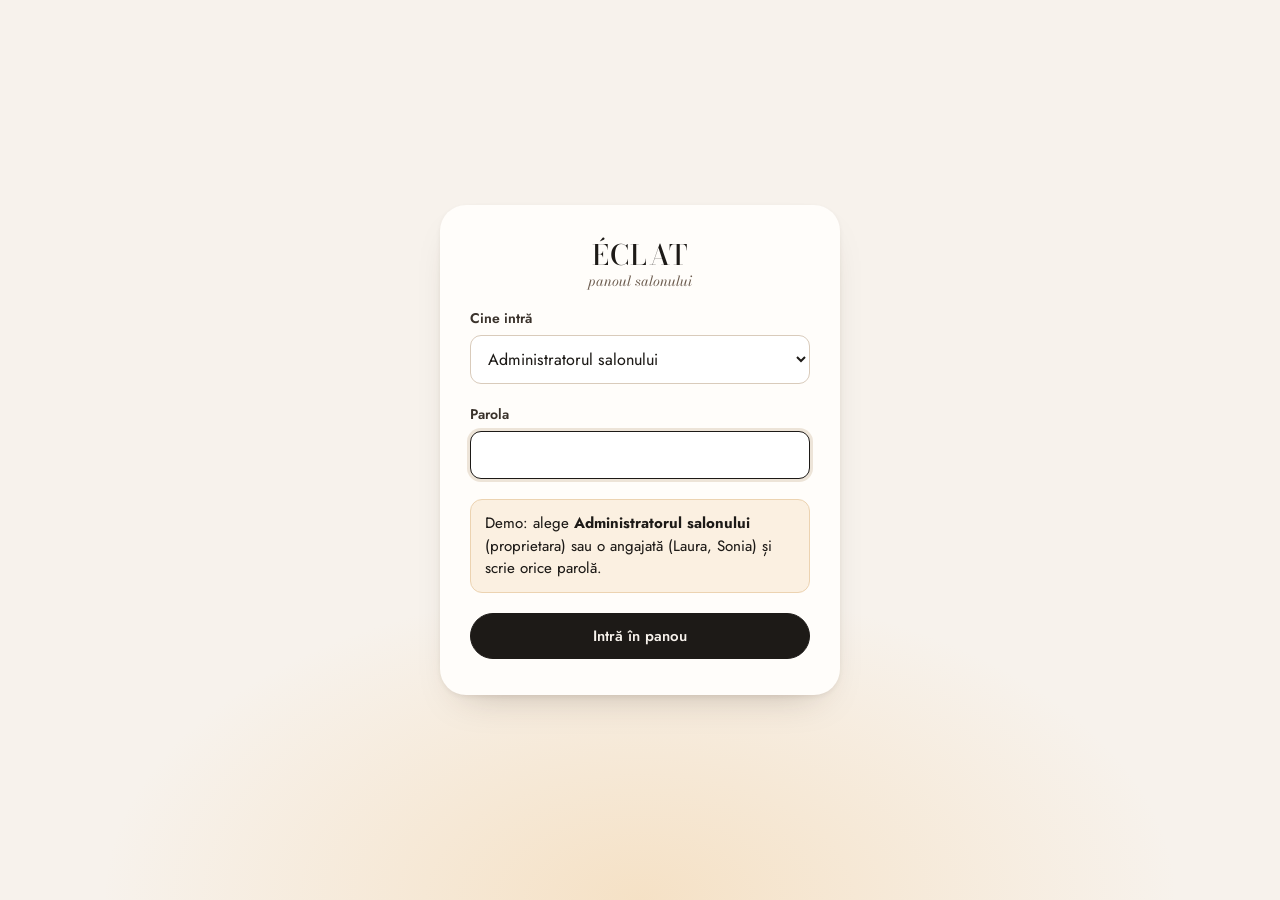
<file: admin/index.html>
<!doctype html>
<html lang="ro">
<head>
  <meta charset="utf-8">
  <meta name="viewport" content="width=device-width, initial-scale=1, viewport-fit=cover">
  <meta name="robots" content="noindex, nofollow">
  <title>Éclat · Panou salon</title>
  <meta name="theme-color" content="#1d1a17">
  <link rel="apple-touch-icon" href="./icon-180.png">
  <meta name="apple-mobile-web-app-capable" content="yes">
  <meta name="mobile-web-app-capable" content="yes">
  <meta name="apple-mobile-web-app-title" content="Éclat">
  <meta name="apple-mobile-web-app-status-bar-style" content="default">
  <link rel="icon" href="data:image/svg+xml,<svg xmlns='http://www.w3.org/2000/svg' viewBox='0 0 64 64'><rect width='64' height='64' rx='14' fill='%231d1a17'/><text x='32' y='45' font-family='Georgia,serif' font-size='38' text-anchor='middle' fill='%23f7f2ec'>É</text></svg>">
  <link rel="preconnect" href="https://fonts.googleapis.com">
  <link rel="preconnect" href="https://fonts.gstatic.com" crossorigin>
  <link href="https://fonts.googleapis.com/css2?family=Bodoni+Moda:ital,opsz,wght@0,6..96,400..700;1,6..96,400..700&family=Jost:wght@300..650&display=swap" rel="stylesheet">
  <link rel="stylesheet" href="./admin.css?v=992bb1b7c3">
</head>
<body>

<svg width="0" height="0" style="position:absolute" aria-hidden="true">
  <symbol id="i-cal" viewBox="0 0 24 24"><rect x="3.5" y="5" width="17" height="15.5" rx="3" fill="none" stroke="currentColor" stroke-width="1.6"/><path d="M3.5 10h17M8 3v4M16 3v4" fill="none" stroke="currentColor" stroke-width="1.6" stroke-linecap="round"/></symbol>
  <symbol id="i-list" viewBox="0 0 24 24"><path d="M8 6h12M8 12h12M8 18h12M4 6h.01M4 12h.01M4 18h.01" fill="none" stroke="currentColor" stroke-width="1.8" stroke-linecap="round"/></symbol>
  <symbol id="i-users" viewBox="0 0 24 24"><circle cx="9" cy="8" r="3.5" fill="none" stroke="currentColor" stroke-width="1.6"/><path d="M2.5 20c.6-3.6 3.3-5.5 6.5-5.5s5.9 1.9 6.5 5.5M16 4.8a3.4 3.4 0 0 1 0 6.4M18.5 14.8c1.7.7 2.8 2.4 3 5.2" fill="none" stroke="currentColor" stroke-width="1.6" stroke-linecap="round"/></symbol>
  <symbol id="i-tag" viewBox="0 0 24 24"><path d="M3.5 12.2V4.5a1 1 0 0 1 1-1h7.7l8.3 8.3a1.4 1.4 0 0 1 0 2l-6.5 6.5a1.4 1.4 0 0 1-2 0Z" fill="none" stroke="currentColor" stroke-width="1.6" stroke-linejoin="round"/><circle cx="8" cy="8" r="1.4" fill="currentColor"/></symbol>
  <symbol id="i-team" viewBox="0 0 24 24"><path d="M12 3.5c3 0 5 2.2 5 5.3 0 3-2 5.2-5 5.2s-5-2.2-5-5.2c0-3.1 2-5.3 5-5.3ZM4 21c1-3.7 4-5.5 8-5.5s7 1.8 8 5.5" fill="none" stroke="currentColor" stroke-width="1.6" stroke-linecap="round"/></symbol>
  <symbol id="i-left" viewBox="0 0 24 24"><path d="M15 5l-7 7 7 7" fill="none" stroke="currentColor" stroke-width="1.8" stroke-linecap="round" stroke-linejoin="round"/></symbol>
  <symbol id="i-right" viewBox="0 0 24 24"><path d="M9 5l7 7-7 7" fill="none" stroke="currentColor" stroke-width="1.8" stroke-linecap="round" stroke-linejoin="round"/></symbol>
  <symbol id="i-up" viewBox="0 0 24 24"><path d="M6 15l6-6 6 6" fill="none" stroke="currentColor" stroke-width="1.8" stroke-linecap="round" stroke-linejoin="round"/></symbol>
  <symbol id="i-down" viewBox="0 0 24 24"><path d="M6 9l6 6 6-6" fill="none" stroke="currentColor" stroke-width="1.8" stroke-linecap="round" stroke-linejoin="round"/></symbol>
  <symbol id="i-x" viewBox="0 0 24 24"><path d="M6 6l12 12M18 6L6 18" fill="none" stroke="currentColor" stroke-width="1.8" stroke-linecap="round"/></symbol>
  <symbol id="i-plus" viewBox="0 0 24 24"><path d="M12 5v14M5 12h14" fill="none" stroke="currentColor" stroke-width="1.9" stroke-linecap="round"/></symbol>
  <symbol id="i-phone" viewBox="0 0 24 24"><path d="M6.5 3.5h3l1.5 4.2-2 1.3a11 11 0 0 0 6 6l1.3-2 4.2 1.5v3a2 2 0 0 1-2.2 2A17 17 0 0 1 4.5 5.7a2 2 0 0 1 2-2.2Z" fill="none" stroke="currentColor" stroke-width="1.6" stroke-linejoin="round"/></symbol>
  <symbol id="i-out" viewBox="0 0 24 24"><path d="M14 4h4.5a1.5 1.5 0 0 1 1.5 1.5v13a1.5 1.5 0 0 1-1.5 1.5H14M10 16l-4-4 4-4M6 12h10" fill="none" stroke="currentColor" stroke-width="1.6" stroke-linecap="round" stroke-linejoin="round"/></symbol>
  <symbol id="i-more" viewBox="0 0 24 24"><circle cx="5" cy="12" r="1.8" fill="currentColor"/><circle cx="12" cy="12" r="1.8" fill="currentColor"/><circle cx="19" cy="12" r="1.8" fill="currentColor"/></symbol>
  <symbol id="i-wa" viewBox="0 0 24 24"><path d="M4.5 19.5l1.1-3.6A8 8 0 1 1 8.4 18.6Z" fill="none" stroke="currentColor" stroke-width="1.6" stroke-linejoin="round"/><path d="M9.2 8.6c.2-.5.6-.5.9-.5h.4c.2 0 .4.1.5.4l.6 1.5c.1.2 0 .5-.1.7l-.4.5c-.1.1-.1.3 0 .5.5.9 1.3 1.7 2.3 2.2.2.1.4.1.5-.1l.5-.6c.2-.2.4-.2.6-.1l1.5.7c.2.1.4.3.3.6-.1.9-.9 1.6-1.8 1.6-2.9-.2-5.4-2.6-5.7-5.6 0-.4.1-.7.4-1Z" fill="currentColor"/></symbol>
  <symbol id="i-ext" viewBox="0 0 24 24"><path d="M14 4h6v6M20 4l-9 9M18 14v4.5a1.5 1.5 0 0 1-1.5 1.5h-11A1.5 1.5 0 0 1 4 18.5v-11A1.5 1.5 0 0 1 5.5 6H10" fill="none" stroke="currentColor" stroke-width="1.6" stroke-linecap="round" stroke-linejoin="round"/></symbol>
</svg>

<!-- Autentificare -->
<main class="login" id="login" hidden>
  <form class="login-card" id="loginForm">
    <div class="brand dark"><span class="logo-word">ÉCLAT</span><span class="logo-sub">panoul salonului</span></div>
    <label class="field"><span>Cine intră</span><select id="loginUser"><option value="admin">Administratorul salonului</option></select></label>
    <label class="field"><span>Parola</span><input type="password" id="loginPass" autocomplete="current-password" required></label>
    <p class="form-error" id="loginErr" hidden></p>
    <button class="btn block" type="submit">Intră în panou</button>
  </form>
</main>

<!-- Aplicația -->
<div class="app" id="app" hidden>
  <aside class="side">
    <div class="brand"><span class="logo-word">ÉCLAT</span><span class="logo-sub">panoul salonului</span></div>
    <nav class="nav" aria-label="Secțiuni">
      <button class="nav-item" data-view="calendar"><svg><use href="#i-cal"/></svg><span>Calendar</span></button>
      <button class="nav-item" data-view="list"><svg><use href="#i-list"/></svg><span>Programări</span><b class="nav-badge" id="unseenBadge" hidden></b></button>
      <button class="nav-item" data-view="clients" data-admin><svg><use href="#i-users"/></svg><span>Cliente</span></button>
      <button class="nav-item nav-secondary" data-view="services" data-admin><svg><use href="#i-tag"/></svg><span>Servicii</span></button>
      <button class="nav-item nav-secondary" data-view="team" data-admin><svg><use href="#i-team"/></svg><span>Echipă</span></button>
      <!-- Pe telefon meniul lateral devine bara de jos: aici sunt contul și ieșirea -->
      <button class="nav-item nav-more" id="moreBtn" type="button"><svg><use href="#i-more"/></svg><span>Mai mult</span></button>
    </nav>
    <div class="side-foot">
      <a href="../" target="_blank" rel="noopener"><svg><use href="#i-ext"/></svg>Vezi site-ul</a>
      <button id="myAccountBtn" hidden><svg><use href="#i-team"/></svg>Contul meu</button>
      <button id="logoutBtn"><svg><use href="#i-out"/></svg>Ieșire</button>
    </div>
  </aside>

  <main class="main">
    <!-- CALENDAR -->
    <section class="view" data-view="calendar">
      <header class="topbar">
        <div class="date-nav">
          <button class="icon-btn" id="prevDay" aria-label="Ziua anterioară"><svg><use href="#i-left"/></svg></button>
          <button class="chip-btn" id="todayBtn">Azi</button>
          <button class="icon-btn" id="nextDay" aria-label="Ziua următoare"><svg><use href="#i-right"/></svg></button>
          <h1 id="calTitle">Calendar</h1>
          <input type="date" id="calDate" aria-label="Alege data">
        </div>
        <div class="top-actions">
          <button class="btn ghost" id="blockBtn">Blochează timp</button>
          <button class="btn" id="newApptBtn"><svg><use href="#i-plus"/></svg>Programare</button>
        </div>
      </header>
      <div class="kpis" id="kpis"></div>
      <!-- Pe telefon: zilele, filtrul pe specialistă și lista zilei (pe calculator rămâne grila pe coloane) -->
      <div class="m-cal-tools">
        <div class="day-strip" id="dayStrip" role="tablist" aria-label="Alege ziua"></div>
        <div class="m-cal-row">
          <div class="staff-chips" id="staffChips"></div>
          <div class="seg-mini" id="calMode" role="group" aria-label="Afișare"><button type="button" data-mode="list">Listă</button><button type="button" data-mode="grid">Coloane</button></div>
        </div>
      </div>
      <div class="agenda" id="agenda"></div>
      <div class="cal-wrap" id="calWrap"></div>
    </section>

    <!-- LISTĂ -->
    <section class="view" data-view="list" hidden>
      <header class="topbar"><h1>Programări</h1><button type="button" class="chip-btn filt-toggle" id="filtToggle" aria-expanded="false">Filtre</button></header>
      <form class="filters" id="listFilters">
        <label class="field"><span>De la</span><input type="date" id="fFrom"></label>
        <label class="field"><span>Până la</span><input type="date" id="fTo"></label>
        <label class="field"><span>Status</span><select id="fStatus"><option value="">Toate</option><option value="confirmed">Confirmate</option><option value="done">Finalizate</option><option value="no_show">Nu s-au prezentat</option><option value="cancelled">Anulate</option></select></label>
        <label class="field" data-admin><span>Specialistă</span><select id="fStaff"></select></label>
        <label class="field grow"><span>Caută clientă</span><input type="search" id="fQ" placeholder="Nume sau telefon"></label>
      </form>
      <div class="table-wrap" id="listTable"></div>
      <div class="m-cards" id="listCards"></div>
    </section>

    <!-- CLIENTE -->
    <section class="view" data-view="clients" hidden>
      <header class="topbar">
        <h1>Cliente</h1>
        <div class="top-actions">
          <label class="btn ghost file-btn">Importă din Mero (CSV)<input type="file" id="importFile" accept=".csv,text/csv,text/plain" hidden></label>
          <button class="btn" id="newClientBtn"><svg><use href="#i-plus"/></svg>Clientă</button>
        </div>
      </header>
      <div class="filters"><label class="field grow"><span>Caută</span><input type="search" id="cQ" placeholder="Nume sau telefon"></label></div>
      <p class="hint">Clientele importate din Mero sunt recunoscute automat la programare și nu mai primesc reducerea de prima vizită.</p>
      <div class="table-wrap" id="clientsTable"></div>
      <div class="m-cards" id="clientsCards"></div>
    </section>

    <!-- SERVICII -->
    <section class="view" data-view="services" hidden>
      <header class="topbar">
        <h1>Servicii &amp; prețuri</h1>
        <div class="top-actions"><button class="btn ghost" id="newCatBtn"><svg><use href="#i-plus"/></svg>Categorie</button></div>
      </header>
      <p class="hint">Ce modifici aici apare imediat pe site și în programarea online. Un serviciu dezactivat dispare de pe site, dar rămâne în istoricul programărilor.</p>
      <div id="servicesList"></div>
    </section>

    <!-- ECHIPĂ -->
    <section class="view" data-view="team" hidden>
      <header class="topbar">
        <h1>Echipă</h1>
        <div class="top-actions"><button class="btn" id="newStaffBtn"><svg><use href="#i-plus"/></svg>Persoană</button></div>
      </header>
      <details class="howto">
        <summary>Cum își vede fiecare angajată programările în calendarul telefonului</summary>
        <ol>
          <li>Apasă <b>Copiază linkul</b> la persoana respectivă și trimite-i-l.</li>
          <li><b>Google Calendar</b> (pe calculator): Alte calendare → + → Din adresă URL → lipește linkul → Adaugă calendarul. Apare apoi și în aplicația de pe telefon.</li>
          <li><b>iPhone</b>: Configurări → Calendar → Conturi → Adaugă un cont → Altul → Adaugă un calendar abonat → lipește linkul.</li>
          <li>Programările noi apar automat. Google actualizează calendarele abonate o dată la câteva ore; iPhone-ul, mai des.</li>
        </ol>
        <p>Linkul este personal. Dacă ajunge la cine nu trebuie, apasă <b>Link nou</b> și cel vechi nu mai funcționează.</p>
      </details>
      <div id="teamList"></div>
    </section>
  </main>
</div>

<!-- Pe telefon: butonul + pentru programare nouă sau timp blocat -->
<button class="fab" id="fab" type="button" aria-label="Adaugă programare sau blochează timp" hidden><svg><use href="#i-plus"/></svg></button>

<!-- Panou lateral (detalii) -->
<div class="scrim" id="scrim" hidden></div>
<aside class="drawer" id="drawer" hidden aria-modal="true" role="dialog" aria-labelledby="drawerTitle"></aside>

<!-- Fereastră (formulare) -->
<dialog class="modal" id="modal"></dialog>

<div class="toast" id="toast" role="status" aria-live="polite" hidden></div>

<script src="./demo-data.js?v=e1d8326ba6"></script>
<script src="./demo-api.js?v=93dd19bb25"></script>
<script src="./admin.js?v=6e965c0bea"></script>
</body>
</html>
</file>
<file: admin/admin.css>
/* Éclat · panoul salonului — aceeași identitate, dar instrument de lucru: text mare, contrast bun. */
:root {
  --plaster: #f7f2ec;
  --paper: #fffdfa;
  --nude: #efe6dc;
  --sand: #e3d5c6;
  --line: #e1d4c5;
  --ink: #1d1a17;
  --ink-2: #3a322b;
  --muted: #6b5b4e;
  --gold: #b9976f;
  --glow: #f2c27e;
  --walnut: #6e4b34;
  --ok: #4f7a52;
  --ok-bg: #e7efe3;
  --warn: #a3493a;
  --warn-bg: #f6e4df;
  --info-bg: #fbf0e1;
  --serif: "Bodoni Moda", "Didot", Georgia, serif;
  --sans: "Jost", "Avenir Next", system-ui, sans-serif;
  --r: 14px;
  --shadow: 0 18px 40px -24px rgba(60, 40, 25, .35), 0 2px 6px -2px rgba(60, 40, 25, .12);
  --px: 1.6px; /* pixeli pe minut în calendar */
}
* { box-sizing: border-box; }
html, body { height: 100%; }
body { margin: 0; background: var(--plaster); color: var(--ink); font-family: var(--sans); font-size: 16px; line-height: 1.5; font-weight: 420; -webkit-font-smoothing: antialiased; }
button, input, select, textarea { font: inherit; color: inherit; }
button { cursor: pointer; }
svg { width: 20px; height: 20px; flex: none; }
:focus-visible { outline: 2px solid var(--walnut); outline-offset: 2px; }
[hidden] { display: none !important; }
h1, h2, h3 { font-family: var(--serif); font-weight: 600; margin: 0; letter-spacing: -.005em; }
h1 { font-size: 30px; line-height: 1.15; }
h2 { font-size: 23px; }
h3 { font-size: 19px; }

/* ---------- Butoane ---------- */
.btn { display: inline-flex; align-items: center; justify-content: center; gap: 8px; padding: 11px 18px; border-radius: 999px; border: 1px solid var(--ink); background: var(--ink); color: var(--plaster); font-weight: 550; font-size: 15px; white-space: nowrap; transition: transform .2s, background .2s; text-decoration: none; }
.btn:hover { transform: translateY(-1px); }
.btn.ghost { background: transparent; color: var(--ink); border-color: rgba(29, 26, 23, .3); }
.btn.ghost:hover { background: var(--paper); }
.btn.danger { background: var(--warn); border-color: var(--warn); }
.btn.small { padding: 7px 13px; font-size: 14px; }
.btn.block { width: 100%; }
.btn[disabled] { opacity: .45; pointer-events: none; }
.icon-btn { width: 42px; height: 42px; border-radius: 50%; border: 1px solid rgba(29, 26, 23, .2); background: var(--paper); display: grid; place-items: center; }
.icon-btn:hover { border-color: var(--ink); }
.icon-btn.small { width: 34px; height: 34px; }
.icon-btn.small svg { width: 17px; height: 17px; }
.chip-btn { padding: 9px 16px; border-radius: 999px; border: 1px solid rgba(29, 26, 23, .2); background: var(--paper); font-weight: 550; }
.link { background: none; border: 0; padding: 0; color: var(--walnut); font-weight: 550; text-decoration: underline; text-underline-offset: 3px; }

/* ---------- Brand ---------- */
.brand { display: grid; justify-items: start; line-height: 1; color: var(--plaster); }
.brand .logo-word { font-family: var(--serif); font-size: 28px; font-weight: 500; letter-spacing: .05em; }
.brand .logo-sub { font-family: var(--serif); font-style: italic; font-size: 14px; margin-top: 5px; color: #d8c8b6; }
.brand.dark { color: var(--ink); justify-items: center; }
.brand.dark .logo-sub { color: var(--muted); }

/* ---------- Login ---------- */
.login { min-height: 100%; display: grid; place-items: center; padding: 24px; background: radial-gradient(60% 50% at 50% 100%, rgba(242, 194, 126, .35), transparent 70%), var(--plaster); }
.login-card { width: min(400px, 100%); background: var(--paper); border-radius: 26px; padding: 36px 30px; display: grid; gap: 20px; box-shadow: var(--shadow); }
.form-error { margin: 0; color: var(--warn); font-weight: 500; }

/* ---------- Layout ---------- */
.app { display: grid; grid-template-columns: 236px minmax(0, 1fr); min-height: 100%; }
.side { background: var(--ink); color: var(--plaster); padding: 28px 18px; display: flex; flex-direction: column; gap: 34px; position: sticky; top: 0; height: 100vh; }
.side .brand { padding: 0 10px; }
.nav { display: grid; gap: 4px; }
.nav-item { display: flex; align-items: center; gap: 12px; padding: 12px 14px; border-radius: 12px; background: transparent; border: 0; color: #e6dbcf; font-size: 16.5px; font-weight: 500; text-align: left; position: relative; }
.nav-item:hover { background: rgba(255, 255, 255, .06); }
.nav-item.active { background: var(--plaster); color: var(--ink); }
.nav-badge { margin-left: auto; min-width: 24px; height: 24px; padding: 0 7px; border-radius: 999px; background: var(--glow); color: var(--ink); font-size: 13px; display: grid; place-items: center; font-weight: 650; }
.side-foot { margin-top: auto; display: grid; gap: 4px; }
.side-foot a, .side-foot button { display: flex; align-items: center; gap: 12px; padding: 10px 14px; border-radius: 12px; color: #cdbfb1; text-decoration: none; background: none; border: 0; font-size: 15px; }
.side-foot a:hover, .side-foot button:hover { color: var(--plaster); background: rgba(255, 255, 255, .06); }
.main { min-width: 0; padding: 26px clamp(16px, 2.6vw, 34px) 60px; }
.view { display: grid; gap: 18px; }
.topbar { display: flex; flex-wrap: wrap; align-items: center; justify-content: space-between; gap: 14px; }
.date-nav { display: flex; align-items: center; gap: 8px; flex-wrap: wrap; }
.date-nav h1 { margin-left: 10px; text-transform: none; }
.date-nav input[type="date"] { padding: 8px 10px; border-radius: 10px; border: 1px solid var(--line); background: var(--paper); }
.top-actions { display: flex; gap: 10px; flex-wrap: wrap; }
.hint { margin: -6px 0 0; color: var(--muted); font-size: 15px; max-width: 70ch; }

/* ---------- KPI ---------- */
.kpis { display: grid; grid-template-columns: repeat(4, minmax(0, 1fr)); gap: 12px; }
.kpi { background: var(--paper); border: 1px solid var(--line); border-radius: var(--r); padding: 14px 16px; display: grid; gap: 2px; }
.kpi span { color: var(--muted); font-size: 14px; font-weight: 500; }
.kpi b { font-family: var(--serif); font-size: 28px; font-weight: 600; font-variant-numeric: tabular-nums; line-height: 1.15; }
.kpi.attn { background: var(--info-bg); border-color: #ecd3b1; cursor: pointer; }

/* ---------- Calendar ---------- */
.cal-wrap { background: var(--paper); border: 1px solid var(--line); border-radius: 18px; overflow: auto; max-height: calc(100vh - 230px); min-height: 420px; position: relative; }
.cal { display: grid; min-width: max-content; position: relative; }
.cal-head { display: grid; position: sticky; top: 0; z-index: 4; background: var(--paper); border-bottom: 1px solid var(--line); }
.cal-head .corner { position: sticky; left: 0; background: var(--paper); z-index: 5; }
.col-head { padding: 12px 12px 10px; display: flex; align-items: center; gap: 10px; border-left: 1px solid var(--line); min-width: 0; }
.col-head .mono { width: 38px; height: 38px; border-radius: 4px; display: grid; place-items: center; background: radial-gradient(70% 55% at 50% 100%, rgba(242, 194, 126, .55), transparent 72%), var(--nude); font-family: var(--serif); font-style: italic; color: var(--walnut); font-size: 15px; flex: none; }
.col-head b { display: block; font-weight: 600; font-size: 15.5px; line-height: 1.2; white-space: nowrap; overflow: hidden; text-overflow: ellipsis; }
.col-head small { color: var(--muted); font-size: 13.5px; }
.cal-body { display: grid; position: relative; }
.time-col { position: sticky; left: 0; z-index: 3; background: var(--paper); border-right: 1px solid var(--line); }
.time-col span { position: absolute; right: 10px; transform: translateY(-50%); font-size: 13.5px; color: var(--muted); font-variant-numeric: tabular-nums; font-weight: 500; }
.col { position: relative; border-left: 1px solid var(--line); cursor: copy;
  background-image: linear-gradient(to bottom, var(--line) 1px, transparent 1px), linear-gradient(to bottom, #f1e9df 1px, transparent 1px);
  background-size: 100% calc(var(--px) * 60), 100% calc(var(--px) * 30); }
.col .closed { position: absolute; left: 0; right: 0; background: repeating-linear-gradient(135deg, rgba(227, 213, 198, .45) 0 6px, transparent 6px 12px); pointer-events: none; }

.ev { position: absolute; left: 4px; right: 4px; border-radius: 10px; border: 1px solid #dccab6; border-left: 4px solid var(--ink); background: #fff; padding: 6px 9px; text-align: left; overflow: hidden; display: flex; flex-direction: column; gap: 1px; box-shadow: 0 6px 14px -10px rgba(60, 40, 25, .5); z-index: 1; cursor: pointer; }
.ev:hover { z-index: 2; box-shadow: 0 10px 22px -10px rgba(60, 40, 25, .6); }
.ev-time { font-size: 13px; font-weight: 600; color: var(--muted); font-variant-numeric: tabular-nums; }
.ev-name { font-size: 15.5px; font-weight: 650; line-height: 1.2; white-space: nowrap; overflow: hidden; text-overflow: ellipsis; }
.ev-svc { font-size: 14px; color: var(--ink-2); line-height: 1.25; overflow: hidden; display: -webkit-box; -webkit-line-clamp: 2; -webkit-box-orient: vertical; }
.ev-tags { display: flex; gap: 4px; flex-wrap: wrap; margin-top: 3px; }
.ev.compact { flex-direction: row; align-items: center; gap: 8px; padding-block: 2px; }
.ev.compact .ev-svc, .ev.compact .ev-tags { display: none; }
.ev.st-done { border-left-color: var(--ok); background: #f6faf4; }
.ev.st-no_show { border-left-color: var(--warn); background: #fbf1ee; }
.ev.st-no_show .ev-name { text-decoration: line-through; }
.ev.unseen { box-shadow: 0 0 0 2px var(--glow), 0 6px 14px -10px rgba(60, 40, 25, .5); }
.blk { position: absolute; left: 4px; right: 4px; border-radius: 10px; background: repeating-linear-gradient(135deg, #efe6dc 0 8px, #e6d9ca 8px 16px); border: 1px dashed #c9b49d; padding: 6px 9px; font-size: 14px; font-weight: 550; color: var(--ink-2); text-align: left; overflow: hidden; cursor: pointer; }

/* ---------- Etichete & status ---------- */
.tag { display: inline-flex; align-items: center; gap: 4px; padding: 2px 9px; border-radius: 999px; font-size: 12.5px; font-weight: 600; font-style: normal; background: var(--nude); color: var(--ink-2); white-space: nowrap; }
.tag.gold { background: #f6e3c4; color: #6b4a1e; }
.tag.ok { background: var(--ok-bg); color: var(--ok); }
.tag.warn { background: var(--warn-bg); color: var(--warn); }
.tag.dark { background: var(--ink); color: var(--plaster); }
.dot { width: 9px; height: 9px; border-radius: 50%; background: var(--glow); display: inline-block; box-shadow: 0 0 0 3px rgba(242, 194, 126, .3); }

/* ---------- Formulare ---------- */
.filters { display: flex; flex-wrap: wrap; gap: 12px; align-items: end; }
.field { display: grid; gap: 6px; min-width: 0; }
.field > span { font-size: 14px; font-weight: 600; color: var(--ink-2); }
.field input, .field select, .field textarea { width: 100%; padding: 11px 13px; border-radius: 11px; border: 1px solid #d9cbbb; background: #fff; font-size: 16px; }
.field textarea { min-height: 84px; resize: vertical; }
.field input:focus, .field select:focus, .field textarea:focus { outline: none; border-color: var(--ink); box-shadow: 0 0 0 3px rgba(185, 151, 111, .25); }
.field.grow { flex: 1 1 220px; }
.field small { color: var(--muted); font-size: 13.5px; }
.check { display: flex; gap: 10px; align-items: center; font-size: 15.5px; cursor: pointer; }
.check input { width: 19px; height: 19px; accent-color: var(--ink); }
.grid2 { display: grid; grid-template-columns: repeat(2, minmax(0, 1fr)); gap: 14px; }
.grid3 { display: grid; grid-template-columns: repeat(3, minmax(0, 1fr)); gap: 14px; }
.full { grid-column: 1 / -1; }
.suggest { border: 1px solid var(--line); border-radius: 12px; background: #fff; overflow: hidden; }
.suggest button { display: flex; justify-content: space-between; width: 100%; gap: 10px; padding: 10px 13px; background: none; border: 0; border-bottom: 1px solid var(--line); text-align: left; }
.suggest button:last-child { border-bottom: 0; }
.suggest button:hover { background: var(--plaster); }
.suggest small { color: var(--muted); }

/* ---------- Tabele ---------- */
.table-wrap { background: var(--paper); border: 1px solid var(--line); border-radius: 16px; overflow-x: auto; }
table { width: 100%; border-collapse: collapse; font-size: 15.5px; }
th { text-align: left; font-size: 13.5px; font-weight: 600; color: var(--muted); padding: 12px 14px; border-bottom: 1px solid var(--line); white-space: nowrap; background: #fcf8f3; }
td { padding: 12px 14px; border-bottom: 1px solid #f0e7dc; vertical-align: middle; }
tr:last-child td { border-bottom: 0; }
tbody tr { cursor: pointer; }
tbody tr:hover td { background: #fbf6f0; }
td.num { font-variant-numeric: tabular-nums; white-space: nowrap; }
td b { font-weight: 600; }
.empty { padding: 40px 20px; text-align: center; color: var(--muted); }

/* ---------- Servicii & echipă ---------- */
.cat-card { background: var(--paper); border: 1px solid var(--line); border-radius: 18px; margin-bottom: 18px; overflow: hidden; }
.cat-head { display: flex; align-items: center; justify-content: space-between; gap: 12px; padding: 16px 18px; border-bottom: 1px solid var(--line); background: #fcf8f3; flex-wrap: wrap; }
.cat-head p { margin: 4px 0 0; color: var(--muted); font-size: 14.5px; max-width: 70ch; }
.row-actions { display: flex; gap: 6px; align-items: center; flex-wrap: wrap; }
.svc-row { display: grid; grid-template-columns: minmax(0, 1fr) auto auto auto; gap: 16px; align-items: center; padding: 14px 18px; border-bottom: 1px solid #f0e7dc; }
.svc-row:last-child { border-bottom: 0; }
.svc-row.off { opacity: .55; }
.svc-row .nm { font-weight: 600; font-size: 16.5px; }
.svc-row .nm i { font-family: var(--serif); font-weight: 500; color: var(--walnut); }
.svc-row .meta { color: var(--muted); font-size: 14.5px; margin-top: 2px; }
.svc-row .pr { font-family: var(--serif); font-weight: 600; font-size: 18px; white-space: nowrap; }
.team-card { background: var(--paper); border: 1px solid var(--line); border-radius: 18px; padding: 16px 18px; display: grid; grid-template-columns: 54px minmax(0, 1fr) auto; gap: 16px; align-items: start; margin-bottom: 12px; }
.team-card.off { opacity: .6; }
.team-card .mono { width: 56px; height: 56px; border-radius: 4px; display: grid; place-items: center; background: radial-gradient(70% 55% at 50% 100%, rgba(242, 194, 126, .55), transparent 72%), var(--nude); font-family: var(--serif); font-style: italic; color: var(--walnut); font-size: 21px; }
.team-card h3 { font-size: 21px; }
.team-card .role { color: var(--muted); font-size: 15px; }
.team-card .cats { display: flex; gap: 6px; flex-wrap: wrap; margin-top: 8px; }
.cal-link { display: flex; gap: 8px; align-items: center; margin-top: 12px; flex-wrap: wrap; }
.cal-link input { flex: 1 1 260px; min-width: 0; padding: 9px 11px; border-radius: 10px; border: 1px solid var(--line); background: var(--plaster); font-size: 14px; color: var(--ink-2); }
.howto { background: var(--paper); border: 1px solid var(--line); border-radius: 16px; padding: 14px 18px; font-size: 15.5px; }
.howto summary { font-weight: 600; cursor: pointer; }
.howto ol { margin: 12px 0 6px; padding-left: 20px; display: grid; gap: 6px; }
.howto p { margin: 6px 0 0; color: var(--muted); }

/* ---------- Drawer & modal ---------- */
.scrim { position: fixed; inset: 0; background: rgba(29, 26, 23, .35); z-index: 40; }
.drawer { position: fixed; top: 0; right: 0; bottom: 0; width: min(480px, 100%); background: var(--paper); z-index: 41; box-shadow: -20px 0 50px -20px rgba(0, 0, 0, .35); display: flex; flex-direction: column; animation: slideIn .28s cubic-bezier(.2, .7, .2, 1); }
@keyframes slideIn { from { transform: translateX(40px); opacity: 0; } to { transform: none; opacity: 1; } }
.d-head { padding: 22px 22px 16px; border-bottom: 1px solid var(--line); display: grid; gap: 10px; position: relative; }
.d-head .close { position: absolute; top: 16px; right: 16px; }
.d-head h2 { font-size: 26px; padding-right: 50px; }
.d-sub { display: flex; flex-wrap: wrap; gap: 8px; align-items: center; color: var(--ink-2); }
.d-sub a { color: var(--ink); font-weight: 600; text-decoration: none; display: inline-flex; gap: 6px; align-items: center; }
.d-body { padding: 18px 22px 26px; overflow-y: auto; display: grid; gap: 18px; align-content: start; }
.d-foot { padding: 14px 22px; border-top: 1px solid var(--line); display: flex; gap: 10px; justify-content: flex-end; flex-wrap: wrap; }
.seg { display: grid; grid-template-columns: repeat(4, minmax(0, 1fr)); gap: 6px; }
.seg button { padding: 10px 6px; border-radius: 11px; border: 1px solid var(--line); background: #fff; font-size: 14px; font-weight: 550; line-height: 1.2; }
.seg button[aria-pressed="true"] { background: var(--ink); color: var(--plaster); border-color: var(--ink); }
.seg button[data-s="done"][aria-pressed="true"] { background: var(--ok); border-color: var(--ok); }
.seg button[data-s="no_show"][aria-pressed="true"], .seg button[data-s="cancelled"][aria-pressed="true"] { background: var(--warn); border-color: var(--warn); }
.facts { display: grid; grid-template-columns: repeat(3, minmax(0, 1fr)); gap: 10px; }
.facts div { background: var(--plaster); border-radius: 12px; padding: 10px 12px; }
.facts span { display: block; font-size: 13px; color: var(--muted); font-weight: 500; }
.facts b { font-size: 17px; font-weight: 600; }
.section-title { font-size: 14px; font-weight: 650; color: var(--muted); letter-spacing: .04em; text-transform: uppercase; margin: 4px 0 -6px; }
.history { display: grid; gap: 8px; }
.history div { display: flex; justify-content: space-between; gap: 10px; padding: 10px 12px; border-radius: 10px; background: var(--plaster); font-size: 15px; }

.modal { border: 0; padding: 0; border-radius: 22px; width: min(620px, calc(100% - 24px)); max-height: calc(100% - 32px); background: var(--paper); color: var(--ink); box-shadow: var(--shadow); }
.modal::backdrop { background: rgba(29, 26, 23, .4); }
.modal form { display: flex; flex-direction: column; max-height: calc(100vh - 32px); }
.m-head { padding: 20px 22px 14px; display: flex; justify-content: space-between; align-items: center; gap: 12px; border-bottom: 1px solid var(--line); }
.m-body { padding: 18px 22px; overflow-y: auto; display: grid; gap: 14px; }
.m-foot { padding: 14px 22px; border-top: 1px solid var(--line); display: flex; justify-content: flex-end; gap: 10px; flex-wrap: wrap; }
.notice { padding: 12px 14px; border-radius: 12px; background: var(--info-bg); border: 1px solid #ecd3b1; font-size: 15px; }
.notice.warn { background: var(--warn-bg); border-color: #e7c2b9; color: #6d2a1f; }

.toast { position: fixed; left: 50%; bottom: 24px; transform: translateX(-50%); background: var(--ink); color: var(--plaster); padding: 12px 20px; border-radius: 999px; font-weight: 500; z-index: 60; box-shadow: var(--shadow); max-width: calc(100% - 32px); }
.toast.err { background: var(--warn); }

/* ---------- Mobil ---------- */
@media (max-width: 900px) {
  .app { grid-template-columns: 1fr; }
  .side { position: fixed; top: auto; bottom: 0; left: 0; right: 0; height: auto; z-index: 30; padding: 6px 6px calc(6px + env(safe-area-inset-bottom, 0px)); flex-direction: row; gap: 0; }
  .side .brand, .side-foot { display: none; }
  .nav { display: flex; width: 100%; justify-content: space-around; gap: 0; }
  .nav-item { flex-direction: column; gap: 3px; padding: 8px 4px; font-size: 12.5px; flex: 1; justify-content: center; align-items: center; text-align: center; }
  .nav-badge { position: absolute; top: 2px; right: calc(50% - 22px); min-width: 18px; height: 18px; font-size: 11px; margin: 0; }
  .main { padding: 16px 12px 100px; }
  h1 { font-size: 25px; }
  .date-nav h1 { flex-basis: 100%; margin: 6px 0 0; order: 5; }
  .kpis { grid-template-columns: repeat(2, minmax(0, 1fr)); }
  .cal-wrap { max-height: calc(100vh - 300px); }
  .drawer { width: 100%; }
  .grid2, .grid3 { grid-template-columns: 1fr; }
  .svc-row { grid-template-columns: minmax(0, 1fr) auto; }
  .svc-row .row-actions { grid-column: 1 / -1; }
  .team-card { grid-template-columns: 48px minmax(0, 1fr); }
  .team-card .row-actions { grid-column: 1 / -1; }
  .facts { grid-template-columns: 1fr 1fr; }
  .seg { grid-template-columns: 1fr 1fr; }
}

/* Grilă calendar: celulele de antet sunt copii directe, lipite sus la derulare */
.corner, .col-head { position: sticky; top: 0; z-index: 4; background: var(--paper); border-bottom: 1px solid var(--line); }
.corner { left: 0; z-index: 6; border-right: 1px solid var(--line); }
.kpis { grid-template-columns: repeat(auto-fit, minmax(170px, 1fr)); }
@media (max-width: 900px) {
  .kpis { grid-template-columns: repeat(2, minmax(0, 1fr)); gap: 8px; }
  .kpi { padding: 10px 12px; }
  .kpi b { font-size: 22px; }
  .kpi.attn { grid-column: 1 / -1; }
}

/* Conturi pentru angajate */
.acc { display: flex; gap: 8px; align-items: center; flex-wrap: wrap; margin-top: 12px; }
.pw-show { margin: 0; font: 600 30px/1.2 ui-monospace, "SF Mono", Menlo, monospace; letter-spacing: .06em; color: var(--ink); background: var(--plaster); border: 1px dashed var(--line); border-radius: 12px; padding: 14px 18px; text-align: center; user-select: all; }
.modal textarea[readonly] { width: 100%; font: inherit; font-size: 15px; padding: 12px; border-radius: 12px; border: 1px solid var(--line); background: var(--plaster); resize: none; }
.changed-by { margin: 0; font-size: 14px; color: var(--muted); }
.nav-more { display: none; }
@media (max-width: 900px) { .nav-more { display: flex; } }

@media (max-width: 900px) { .toast { bottom: calc(86px + env(safe-area-inset-bottom, 0px)); } }

/* ============ Telefon: lista zilei, butonul +, fișe în loc de tabele ============ */
.m-cal-tools, .agenda, .m-cards, .fab, .filt-toggle { display: none; }
.quick { display: flex; gap: 8px; flex-wrap: wrap; }
.quick .btn { padding: 8px 15px; }
.quick svg { width: 17px; height: 17px; }

.ag-item { width: 100%; display: grid; grid-template-columns: 56px minmax(0, 1fr); gap: 12px; align-items: start; text-align: left; background: #fff; border: 1px solid var(--line); border-left: 4px solid var(--ink); border-radius: 14px; padding: 12px 14px; box-shadow: 0 6px 14px -12px rgba(60, 40, 25, .45); }
.ag-item.st-done { border-left-color: var(--ok); background: #f6faf4; }
.ag-item.st-no_show, .ag-item.st-cancelled { border-left-color: var(--warn); background: #fbf1ee; }
.ag-item.unseen { box-shadow: 0 0 0 2px var(--glow), 0 6px 14px -12px rgba(60, 40, 25, .45); }
.ag-block { background: repeating-linear-gradient(135deg, #f3ece3 0 8px, #ebe0d3 8px 16px); border-style: dashed; border-left: 4px solid #c9b49d; box-shadow: none; }
.ag-time { display: grid; line-height: 1.2; font-variant-numeric: tabular-nums; }
.ag-time b { font-size: 17px; font-weight: 650; }
.ag-time small { color: var(--muted); font-size: 14px; }
.ag-main { display: grid; gap: 2px; min-width: 0; }
.ag-name { font-size: 17px; font-weight: 650; line-height: 1.25; }
.ag-svc { color: var(--ink-2); font-size: 15px; line-height: 1.3; }
.ag-staff { display: flex; align-items: center; gap: 7px; color: var(--muted); font-size: 14px; margin-top: 3px; }
.ag-staff .mono { width: 22px; height: 22px; border-radius: 4px; display: grid; place-items: center; background: var(--nude); font-family: var(--serif); font-style: italic; color: var(--walnut); font-size: 11px; }
.ag-tags { display: flex; gap: 5px; flex-wrap: wrap; margin-top: 4px; }
.ag-empty { display: grid; justify-items: center; gap: 14px; background: var(--paper); border: 1px dashed var(--line); border-radius: 16px; }
.m-day { font-family: var(--sans); font-size: 14px; font-weight: 650; letter-spacing: .04em; text-transform: uppercase; color: var(--muted); margin: 10px 2px 0; }
.cl-item { width: 100%; text-align: left; background: #fff; border: 1px solid var(--line); border-radius: 14px; padding: 12px 14px; display: grid; gap: 3px; }
.cl-top { display: flex; justify-content: space-between; gap: 10px; align-items: baseline; }
.cl-top b { font-size: 17px; font-weight: 650; }
.cl-phone { color: var(--ink-2); font-variant-numeric: tabular-nums; white-space: nowrap; }
.cl-meta { color: var(--muted); font-size: 14.5px; }
.sheet-list { gap: 8px; }
.sheet-item { display: flex; align-items: center; gap: 14px; width: 100%; padding: 15px 16px; border-radius: 14px; border: 1px solid var(--line); background: #fff; font-size: 17px; font-weight: 550; text-align: left; color: var(--ink); text-decoration: none; }
.sheet-item svg { width: 22px; height: 22px; color: var(--walnut); }
.modal > div { display: flex; flex-direction: column; max-height: calc(100vh - 32px); }

@media (max-width: 900px) {
  .main { padding-top: calc(14px + env(safe-area-inset-top, 0px)); }
  /* Calendar: titlul sus, apoi „Azi” și data; săgețile le înlocuiește banda cu zile */
  #prevDay, #nextDay { display: none; }
  .date-nav { width: 100%; }
  .date-nav h1 { order: -1; margin: 0 0 2px; }
  .date-nav input[type="date"] { margin-left: auto; }
  .view[data-view="calendar"] .top-actions { display: none; }
  /* Cifrele zilei: o bandă subțire care se derulează, nu jumătate de ecran */
  .kpis { display: flex; overflow-x: auto; gap: 8px; margin-inline: -12px; padding-inline: 12px; scrollbar-width: none; }
  .kpis::-webkit-scrollbar { display: none; }
  .kpi { flex: 0 0 auto; min-width: 122px; padding: 8px 12px; }
  .kpi.attn { order: -1; }
  .kpi b { font-size: 20px; }
  .kpi span { font-size: 13px; }
  .m-cal-tools { display: grid; gap: 10px; }
  .day-strip { display: flex; gap: 6px; overflow-x: auto; margin-inline: -12px; padding: 2px 12px 4px; scrollbar-width: none; }
  .day-strip::-webkit-scrollbar { display: none; }
  .day { flex: 0 0 auto; width: 48px; padding: 7px 0; border-radius: 14px; border: 1px solid var(--line); background: var(--paper); display: grid; justify-items: center; line-height: 1.15; }
  .day small { font-size: 12px; color: var(--muted); font-weight: 600; }
  .day b { font-size: 18px; font-weight: 650; }
  .day.today { border-color: var(--gold); box-shadow: inset 0 0 0 1px var(--gold); }
  .day.closed { opacity: .45; }
  .day.on { background: var(--ink); border-color: var(--ink); color: var(--plaster); box-shadow: none; }
  .day.on small { color: #d8c8b6; }
  .m-cal-row { display: flex; gap: 8px; align-items: center; }
  .staff-chips { flex: 1; display: flex; gap: 6px; overflow-x: auto; scrollbar-width: none; min-width: 0; }
  .staff-chips::-webkit-scrollbar { display: none; }
  .staff-chips .chip { flex: 0 0 auto; display: inline-flex; gap: 6px; align-items: baseline; padding: 8px 13px; border-radius: 999px; border: 1px solid var(--line); background: var(--paper); font-size: 14.5px; font-weight: 550; white-space: nowrap; }
  .staff-chips .chip small { color: var(--muted); font-size: 13px; }
  .staff-chips .chip.on { background: var(--ink); color: var(--plaster); border-color: var(--ink); }
  .staff-chips .chip.on small { color: #d8c8b6; }
  .seg-mini { display: flex; flex: none; border: 1px solid var(--line); border-radius: 999px; padding: 3px; background: var(--paper); margin-left: auto; }
  .seg-mini button { border: 0; background: none; padding: 6px 11px; border-radius: 999px; font-size: 13.5px; font-weight: 600; color: var(--muted); }
  .seg-mini button[aria-pressed="true"] { background: var(--ink); color: var(--plaster); }
  .agenda { display: grid; gap: 10px; }
  .view[data-view="calendar"]:not(.mode-grid) .cal-wrap { display: none; }
  .view[data-view="calendar"].mode-grid .agenda, .view[data-view="calendar"].mode-grid .staff-chips { display: none; }
  .cal-wrap { max-height: calc(100vh - 330px); min-height: 360px; }
  /* Liste: fișe în loc de tabele; filtrele se deschid la nevoie */
  .table-wrap { display: none; }
  .m-cards { display: grid; gap: 10px; }
  .filt-toggle { display: inline-flex; }
  #listFilters .field:not(.grow) { display: none; }
  #listFilters.open .field { display: grid; }
  /* Butonul + deasupra barei de jos */
  .fab { display: grid; place-items: center; position: fixed; right: 16px; bottom: calc(86px + env(safe-area-inset-bottom, 0px)); width: 58px; height: 58px; border-radius: 50%; border: 0; background: var(--ink); color: var(--plaster); box-shadow: 0 14px 30px -10px rgba(29, 26, 23, .6); z-index: 35; }
  .fab svg { width: 26px; height: 26px; }
  .main { padding-bottom: 170px; }
  /* Bara de jos: Calendar, Programări, Cliente, Mai mult */
  .nav-secondary { display: none; }
  /* Ferestrele urcă de jos, ca pe telefon; butoanele pe toată lățimea */
  .modal { width: 100%; max-width: 100%; margin: auto 0 0; border-radius: 22px 22px 0 0; max-height: 92vh; }
  .modal form, .modal > div { max-height: 92vh; }
  .m-foot, .d-foot { padding-bottom: calc(14px + env(safe-area-inset-bottom, 0px)); }
  .m-foot .btn, .d-foot .btn { flex: 1; }
  .toast { bottom: calc(156px + env(safe-area-inset-bottom, 0px)); }
}
/* Elementele din ecran nu se lățesc după benzile care se derulează pe orizontală */
.view > *, .m-cal-tools > *, .ag-item > * { min-width: 0; }
.sheet-list { padding-bottom: calc(22px + env(safe-area-inset-bottom, 0px)); }
@media (max-width: 900px) { .view[data-view="clients"] .hint { display: none; } }

/* Doar în panoul demo de pe GitHub Pages */
.demo-ribbon { margin: 0 0 12px; padding: 8px 14px; border-radius: 12px; background: var(--info-bg); border: 1px solid #ecd3b1; font-size: 14px; color: var(--ink-2); }
.demo-ribbon button { background: none; border: 0; padding: 0; color: var(--walnut); font-weight: 600; text-decoration: underline; text-underline-offset: 3px; }
</file>
